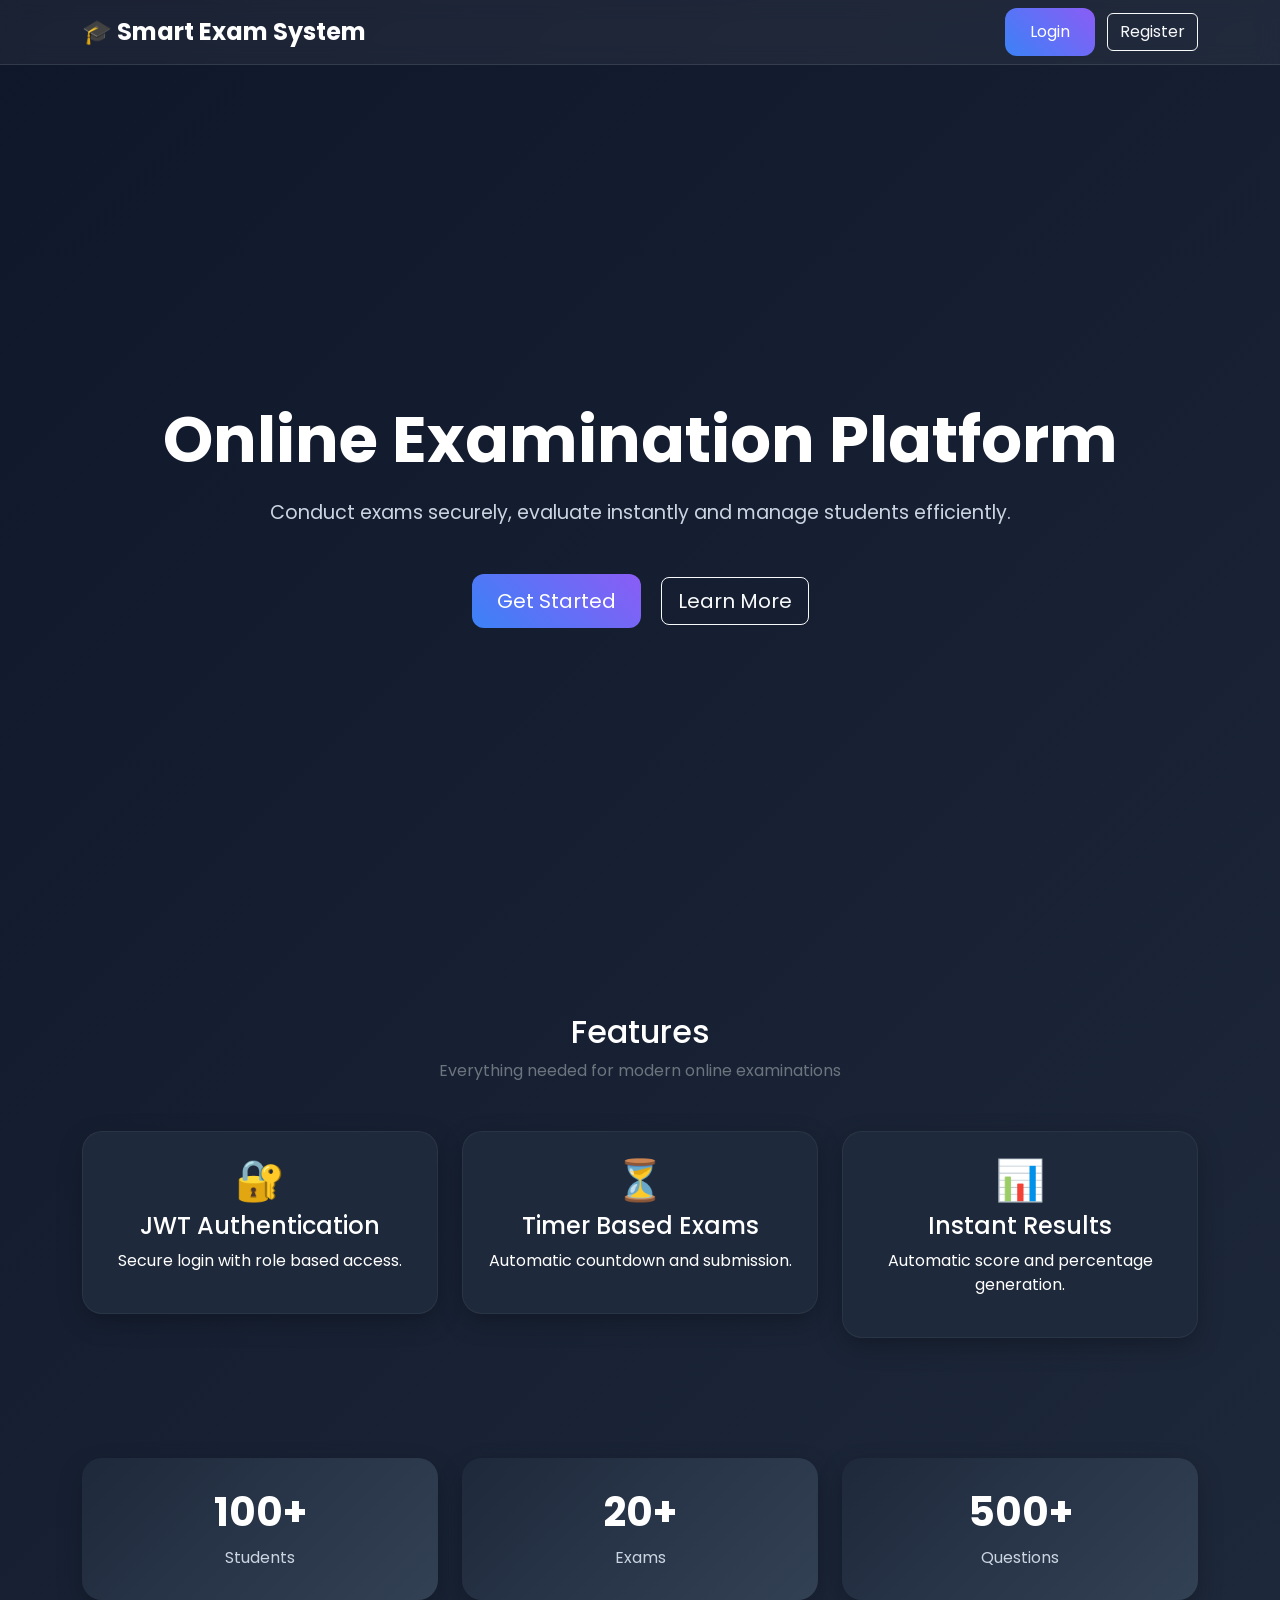
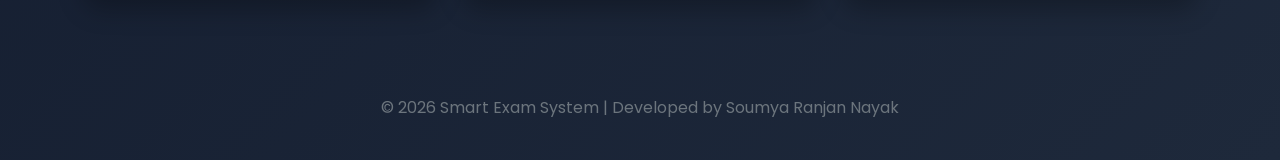
<file: SmartExamSystem/wwwroot/index.html>
﻿<!DOCTYPE html>

<html lang="en">
<head>

    <meta charset="UTF-8">
    <meta name="viewport" content="width=device-width, initial-scale=1.0">

    <title>Smart Exam System</title>

    <link href="https://cdn.jsdelivr.net/npm/bootstrap@5.3.3/dist/css/bootstrap.min.css" rel="stylesheet">

    <link rel="stylesheet" href="https://cdn.jsdelivr.net/npm/bootstrap-icons@1.11.3/font/bootstrap-icons.min.css">

    <link rel="stylesheet" href="css/style.css">

</head>

<body>

    <nav class="navbar navbar-expand-lg navbar-dark">

        <div class="container">

            <a class="navbar-brand" href="#">
                🎓 Smart Exam System
            </a>

            <div>
                <a href="login.html" class="btn btn-primary me-2">
                    Login
                </a>

                <a href="register.html" class="btn btn-outline-light">
                    Register
                </a>
            </div>

        </div>

    </nav>

    <section class="hero">

        <h1>
            Online Examination Platform
        </h1>

        <p>
            Conduct exams securely, evaluate instantly and manage students efficiently.
        </p>

        <div class="mt-3">

            <a href="login.html" class="btn btn-primary btn-lg me-3">
                Get Started
            </a>

            <a href="#features" class="btn btn-outline-light btn-lg">
                Learn More
            </a>

        </div>

    </section>

    <section id="features" class="container py-5">

        <div class="text-center mb-5">

            <h2>Features</h2>

            <p class="text-secondary">
                Everything needed for modern online examinations
            </p>

        </div>

        <div class="row">

            <div class="col-md-4 mb-4">

                <div class="card-custom p-4 text-center">

                    <h1>🔐</h1>

                    <h4>JWT Authentication</h4>

                    <p>
                        Secure login with role based access.
                    </p>

                </div>

            </div>

            <div class="col-md-4 mb-4">

                <div class="card-custom p-4 text-center">

                    <h1>⏳</h1>

                    <h4>Timer Based Exams</h4>

                    <p>
                        Automatic countdown and submission.
                    </p>

                </div>

            </div>

            <div class="col-md-4 mb-4">

                <div class="card-custom p-4 text-center">

                    <h1>📊</h1>

                    <h4>Instant Results</h4>

                    <p>
                        Automatic score and percentage generation.
                    </p>

                </div>

            </div>

        </div>

    </section>

    <section class="container py-5">

        <div class="row">

            <div class="col-md-4 mb-4">

                <div class="stats-card">

                    <h2>100+</h2>

                    <p>Students</p>

                </div>

            </div>

            <div class="col-md-4 mb-4">

                <div class="stats-card">

                    <h2>20+</h2>

                    <p>Exams</p>

                </div>

            </div>

            <div class="col-md-4 mb-4">

                <div class="stats-card">

                    <h2>500+</h2>

                    <p>Questions</p>

                </div>

            </div>

        </div>

    </section>

    <footer class="text-center py-4">

        <p class="text-secondary">
            © 2026 Smart Exam System | Developed by Soumya Ranjan Nayak
        </p>

    </footer>

</body>

</html>
</file>
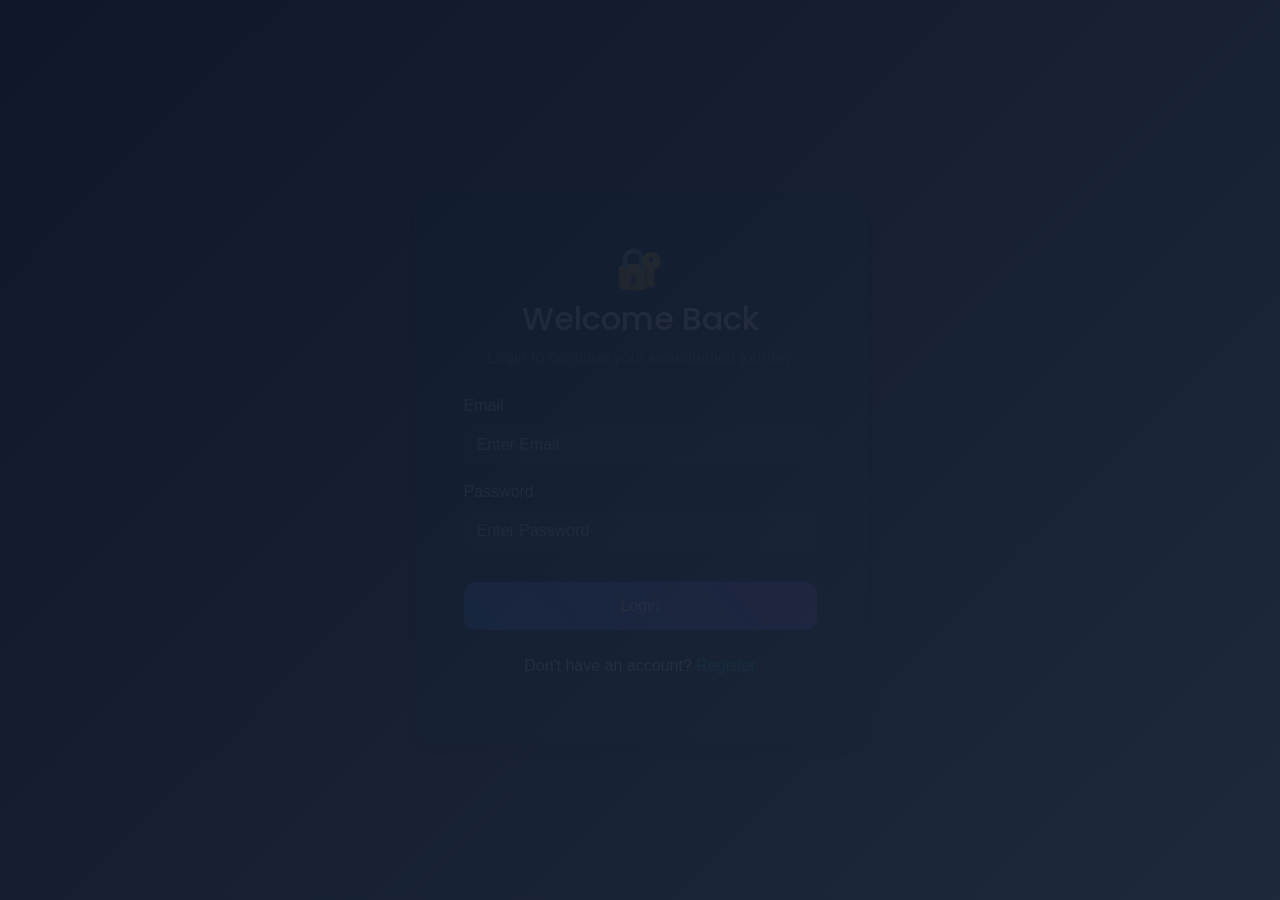
<file: SmartExamSystem/wwwroot/admin-dashboard.html>
﻿<!DOCTYPE html>

<html lang="en">
<head>

    <meta charset="UTF-8">
    <meta name="viewport" content="width=device-width, initial-scale=1.0">

    <title>Admin Dashboard</title>

    <link href="https://cdn.jsdelivr.net/npm/bootstrap@5.3.3/dist/css/bootstrap.min.css" rel="stylesheet">

    <link rel="stylesheet" href="https://cdn.jsdelivr.net/npm/bootstrap-icons@1.11.3/font/bootstrap-icons.min.css">

    <link rel="stylesheet" href="css/style.css">


</head>

<body>

    <div class="container-fluid">

        <div class="row">

            <!-- SIDEBAR -->
            <div class="col-md-2 sidebar">

                <h3 class="mb-4 text-center">
                    ⚙️ Admin Panel
                </h3>

                <a href="#" onclick="showSection('dashboard')">
                    📊 Dashboard
                </a>

                <a href="#" onclick="showSection('exam')">
                    📝 Create Exam
                </a>

                <a href="#" onclick="showSection('question')">
                    ❓ Add Question
                </a>

                <a href="#" onclick="showSection('import')">
                    📂 Import Excel
                </a>

                <a href="admin-questions.html">
                    📋 View Questions
                </a>

                <a href="admin-results.html">
                    📈 View Results
                </a>

                <a href="#" onclick="logout()">
                    🚪 Logout
                </a>

            </div>

            <!-- MAIN CONTENT -->
            <div class="col-md-10 admin-content">

                <!-- MAIN CONTENT -->

                <div class="col-md-10 admin-content">

                    <!-- DASHBOARD -->

                    <div id="dashboard" class="hidden-section" style="display:block;">

                        <h2 class="mb-4">
                            📊 Dashboard Overview
                        </h2>

                        <div class="row">

                            <div class="col-md-4 mb-4">

                                <div class="stats-card">

                                    <h2 id="examCount">0</h2>

                                    <p>Total Exams</p>

                                </div>

                            </div>

                            <div class="col-md-4 mb-4">

                                <div class="stats-card">

                                    <h2 id="questionCount">0</h2>

                                    <p>Questions</p>

                                </div>

                            </div>

                            <div class="col-md-4 mb-4">

                                <div class="stats-card">

                                    <h2>🎓</h2>

                                    <p>Students</p>

                                </div>

                            </div>

                        </div>

                        <div class="card-custom p-4">

                            <h3 class="mb-4">
                                📚 Available Exams
                            </h3>

                            <div id="examList">

                                <!-- Loaded from API -->

                            </div>

                        </div>

                    </div>

                    <!-- CREATE EXAM -->

                    <div id="exam" class="hidden-section">

                        <div class="card-custom p-4">

                            <h2 class="mb-4">
                                📝 Create New Exam
                            </h2>

                            <input id="title"
                                   class="form-control mb-3"
                                   placeholder="Exam Title">

                            <input id="description"
                                   class="form-control mb-3"
                                   placeholder="Exam Description">

                            <input id="duration"
                                   type="number"
                                   class="form-control mb-3"
                                   placeholder="Duration In Minutes">

                            <button class="btn btn-primary"
                                    onclick="createExam()">

                                Create Exam

                            </button>

                        </div>

                    </div>

                    <!-- ADD QUESTION -->

                    <div id="question" class="hidden-section">

                        <div class="card-custom p-4">

                            <h2 class="mb-4">
                                ❓ Add Question
                            </h2>

                            <input id="questionText"
                                   class="form-control mb-3"
                                   placeholder="Question Text">

                            <input id="optionA"
                                   class="form-control mb-3"
                                   placeholder="Option A">

                            <input id="optionB"
                                   class="form-control mb-3"
                                   placeholder="Option B">

                            <input id="optionC"
                                   class="form-control mb-3"
                                   placeholder="Option C">

                            <input id="optionD"
                                   class="form-control mb-3"
                                   placeholder="Option D">

                            <input id="correctAnswer"
                                   class="form-control mb-3"
                                   placeholder="Correct Answer">

                            <input id="examId"
                                   type="number"
                                   class="form-control mb-3"
                                   placeholder="Exam ID">

                            <button class="btn btn-success"
                                    onclick="addQuestion()">

                                Add Question

                            </button>

                        </div>

                    </div>

                    <!-- IMPORT EXCEL -->

                    <div id="import" class="hidden-section">

                        <div class="card-custom p-4">

                            <h2 class="mb-4">
                                📂 Import Questions From Excel
                            </h2>

                            <p class="text-secondary">
                                Upload an Excel file containing multiple questions.
                            </p>

                            <input type="file"
                                   id="excelFile"
                                   accept=".xlsx,.xls"
                                   class="form-control mb-3">

                            <button class="btn btn-success"
                                    onclick="uploadExcel()">

                                📤 Import Questions

                            </button>

                            <hr>

                            <h5>Excel Format</h5>

                            <table class="table table-bordered">

                                <thead>

                                    <tr>
                                        <th>ExamTitle</th>
                                        <th>QuestionText</th>
                                        <th>OptionA</th>
                                        <th>OptionB</th>
                                        <th>OptionC</th>
                                        <th>OptionD</th>
                                        <th>CorrectAnswer</th>
                                    </tr>

                                </thead>

                            </table>

                        </div>

                    </div>
                </div>

            </div>

        </div>

    <script src="js/admin.js"></script>

</body>

</html>
</file>
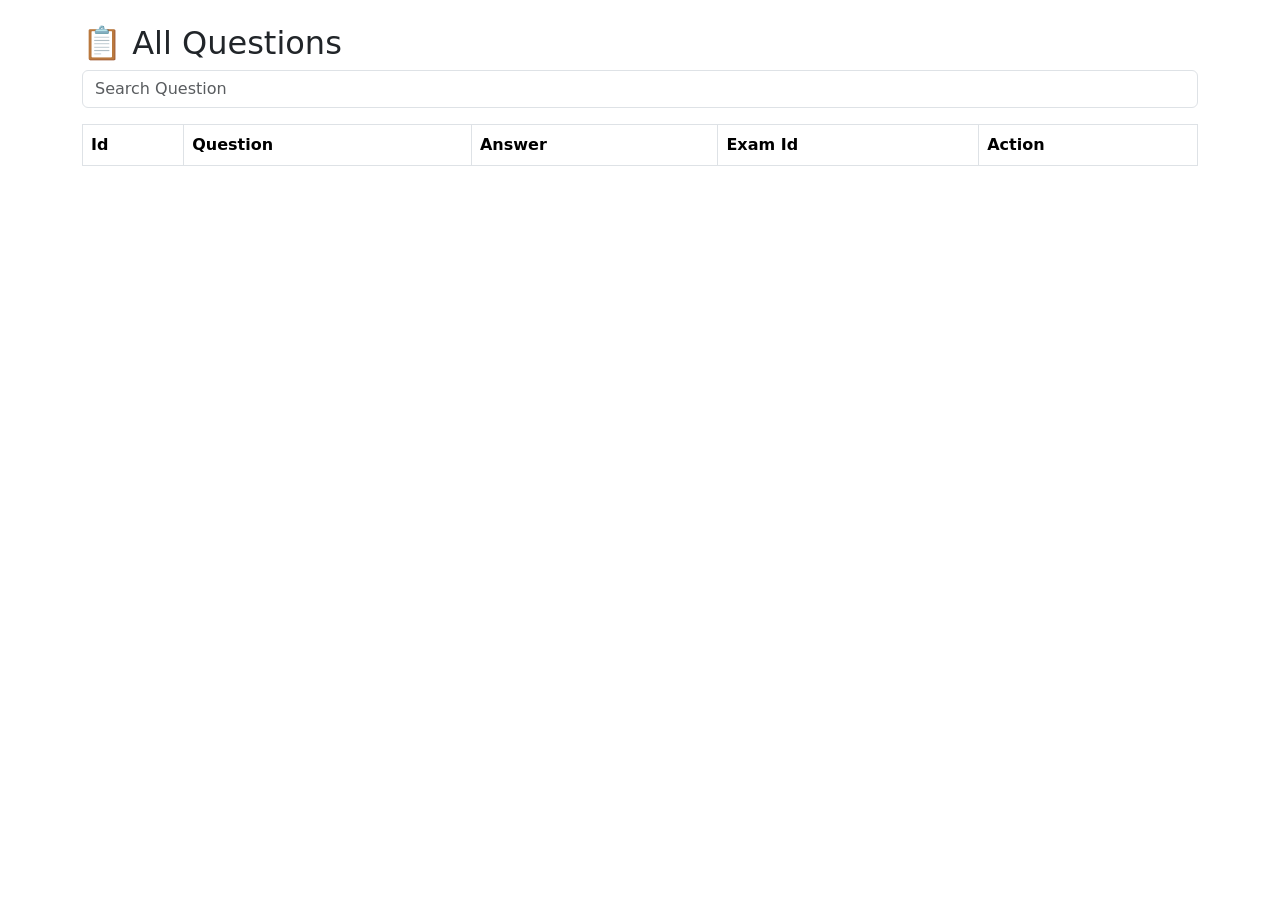
<file: SmartExamSystem/wwwroot/admin-questions.html>
﻿<!DOCTYPE html>
<html>
<head>
    <title>View Questions</title>

    <link href="https://cdn.jsdelivr.net/npm/bootstrap@5.3.3/dist/css/bootstrap.min.css" rel="stylesheet">
</head>
<body class="container mt-4">

    <h2>📋 All Questions</h2>

    <input type="text"
           id="searchBox"
           class="form-control mb-3"
           placeholder="Search Question">

    <table class="table table-bordered table-striped">

        <thead>
            <tr>
                <th>Id</th>
                <th>Question</th>
                <th>Answer</th>
                <th>Exam Id</th>
                <th>Action</th>
            </tr>
        </thead>

        <tbody id="questionTable">
        </tbody>

    </table>

    <script src="js/admin-questions.js"></script>

</body>
</html>
</file>
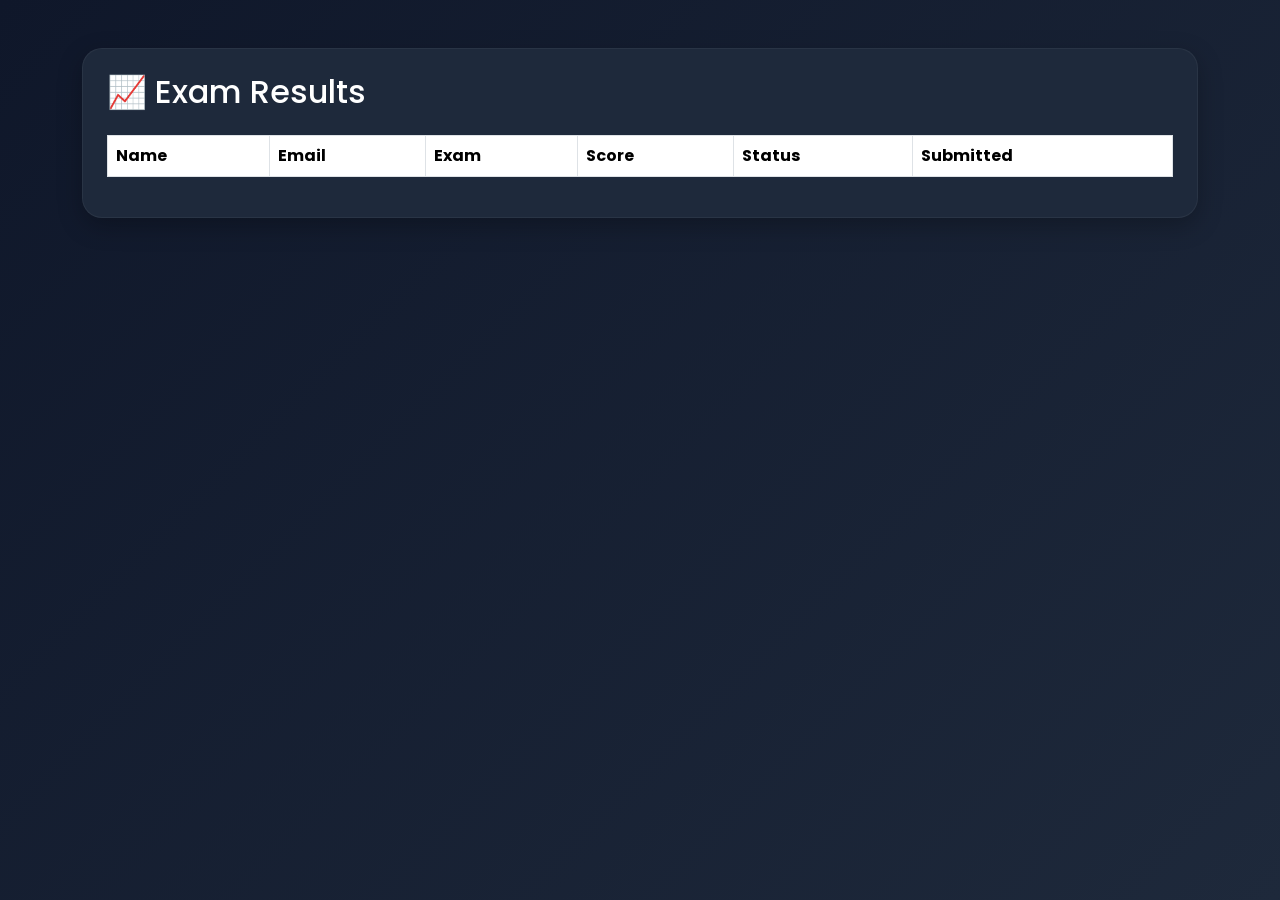
<file: SmartExamSystem/wwwroot/admin-results.html>
﻿<!DOCTYPE html>
<html lang="en">
<head>

    <meta charset="UTF-8">
    <meta name="viewport" content="width=device-width, initial-scale=1.0">

    <title>Admin Results</title>

    <link href="https://cdn.jsdelivr.net/npm/bootstrap@5.3.3/dist/css/bootstrap.min.css"
          rel="stylesheet">

    <link rel="stylesheet" href="css/style.css">

</head>

<body>

    <div class="container py-5">

        <div class="card-custom p-4">

            <h2 class="mb-4">
                📈 Exam Results
            </h2>

            <table class="table table-bordered table-hover">

                <thead>

                    <tr>
                        <th>Name</th>
                        <th>Email</th>
                        <th>Exam</th>
                        <th>Score</th>
                        <th>Status</th>
                        <th>Submitted</th>
                    </tr>

                </thead>

                <tbody id="resultsTable">
                </tbody>

            </table>

        </div>

    </div>

    <script src="js/admin-results.js"></script>

</body>
</html>
</file>
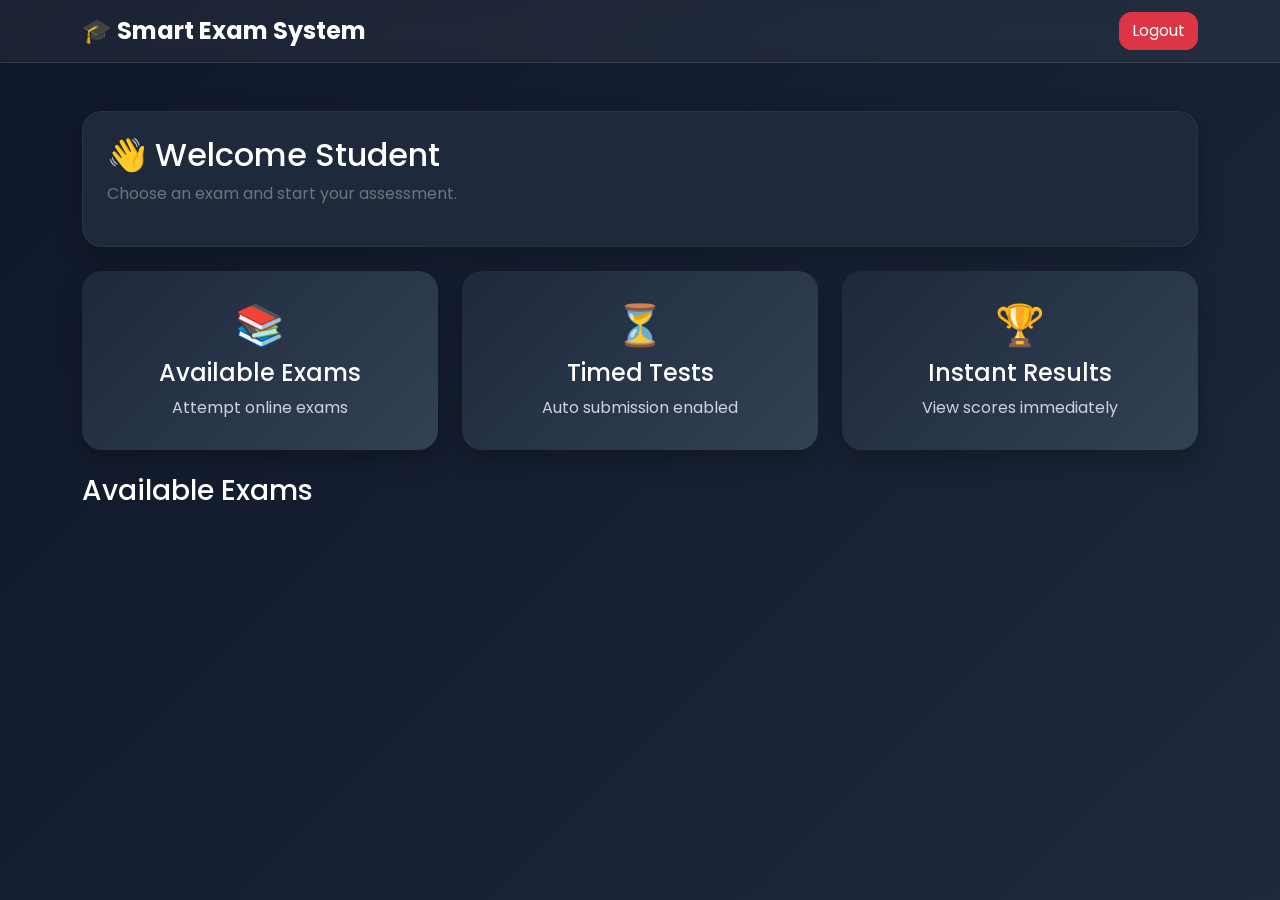
<file: SmartExamSystem/wwwroot/dashboard.html>
﻿<!DOCTYPE html>

<html lang="en">
<head>

    <meta charset="UTF-8">
    <meta name="viewport" content="width=device-width, initial-scale=1.0">

    <title>Student Dashboard</title>

    <link href="https://cdn.jsdelivr.net/npm/bootstrap@5.3.3/dist/css/bootstrap.min.css" rel="stylesheet">

    <link rel="stylesheet" href="https://cdn.jsdelivr.net/npm/bootstrap-icons@1.11.3/font/bootstrap-icons.min.css">

    <link rel="stylesheet" href="css/style.css">

</head>

<body onload="loadExams()">

    <nav class="navbar navbar-expand-lg navbar-dark">

        <div class="container">

            <a class="navbar-brand">
                🎓 Smart Exam System
            </a>

            <button class="btn btn-danger" onclick="logout()">
                Logout
            </button>

        </div>

    </nav>

    <div class="container mt-5">

        <div class="card-custom p-4 mb-4">

            <h2>
                👋 Welcome Student
            </h2>

            <p class="text-secondary">
                Choose an exam and start your assessment.
            </p>

        </div>

        <div class="row mb-4">

            <div class="col-md-4">

                <div class="stats-card">

                    <h2>📚</h2>

                    <h4>Available Exams</h4>

                    <p>Attempt online exams</p>

                </div>

            </div>

            <div class="col-md-4">

                <div class="stats-card">

                    <h2>⏳</h2>

                    <h4>Timed Tests</h4>

                    <p>Auto submission enabled</p>

                </div>

            </div>

            <div class="col-md-4">

                <div class="stats-card">

                    <h2>🏆</h2>

                    <h4>Instant Results</h4>

                    <p>View scores immediately</p>

                </div>

            </div>

        </div>

        <h3 class="mb-4">
            Available Exams
        </h3>

        <div id="examList">

            <!-- Exams loaded from API -->

        </div>

    </div>

    <script src="js/api.js"></script>

</body>

</html>
</file>
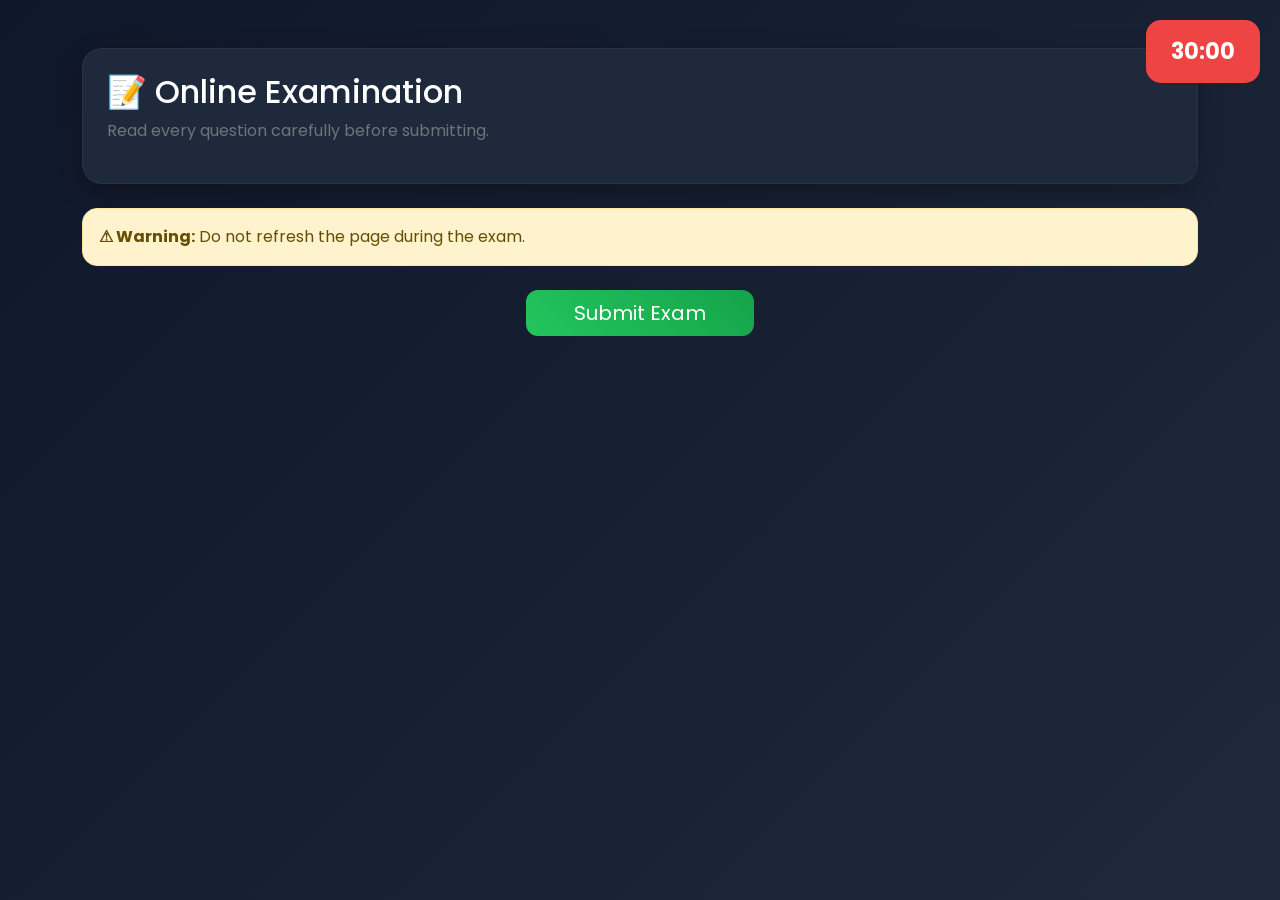
<file: SmartExamSystem/wwwroot/exam.html>
﻿<!DOCTYPE html>

<html lang="en">
<head>

    <meta charset="UTF-8">
    <meta name="viewport" content="width=device-width, initial-scale=1.0">

    <title>Exam Portal</title>

    <link href="https://cdn.jsdelivr.net/npm/bootstrap@5.3.3/dist/css/bootstrap.min.css" rel="stylesheet">

    <link rel="stylesheet" href="https://cdn.jsdelivr.net/npm/bootstrap-icons@1.11.3/font/bootstrap-icons.min.css">

    <link rel="stylesheet" href="css/style.css">

</head>

<body onload="loadQuestions(); startTimer();">

    <div class="timer" id="timer">
        30:00
    </div>

    <div class="container py-5">

        <div class="card-custom p-4 mb-4">

            <h2>
                📝 Online Examination
            </h2>

            <p class="text-secondary">
                Read every question carefully before submitting.
            </p>

        </div>

        <div class="alert alert-warning">

            <strong>⚠ Warning:</strong>
            Do not refresh the page during the exam.

        </div>

        <div id="questions">

            <!-- Questions loaded from API -->

        </div>

        <div class="text-center mt-4">

            <button class="btn btn-success btn-lg px-5"
                    onclick="submitExam()">

                Submit Exam

            </button>

        </div>

    </div>

    <script src="js/api.js"></script>

</body>

</html>
</file>
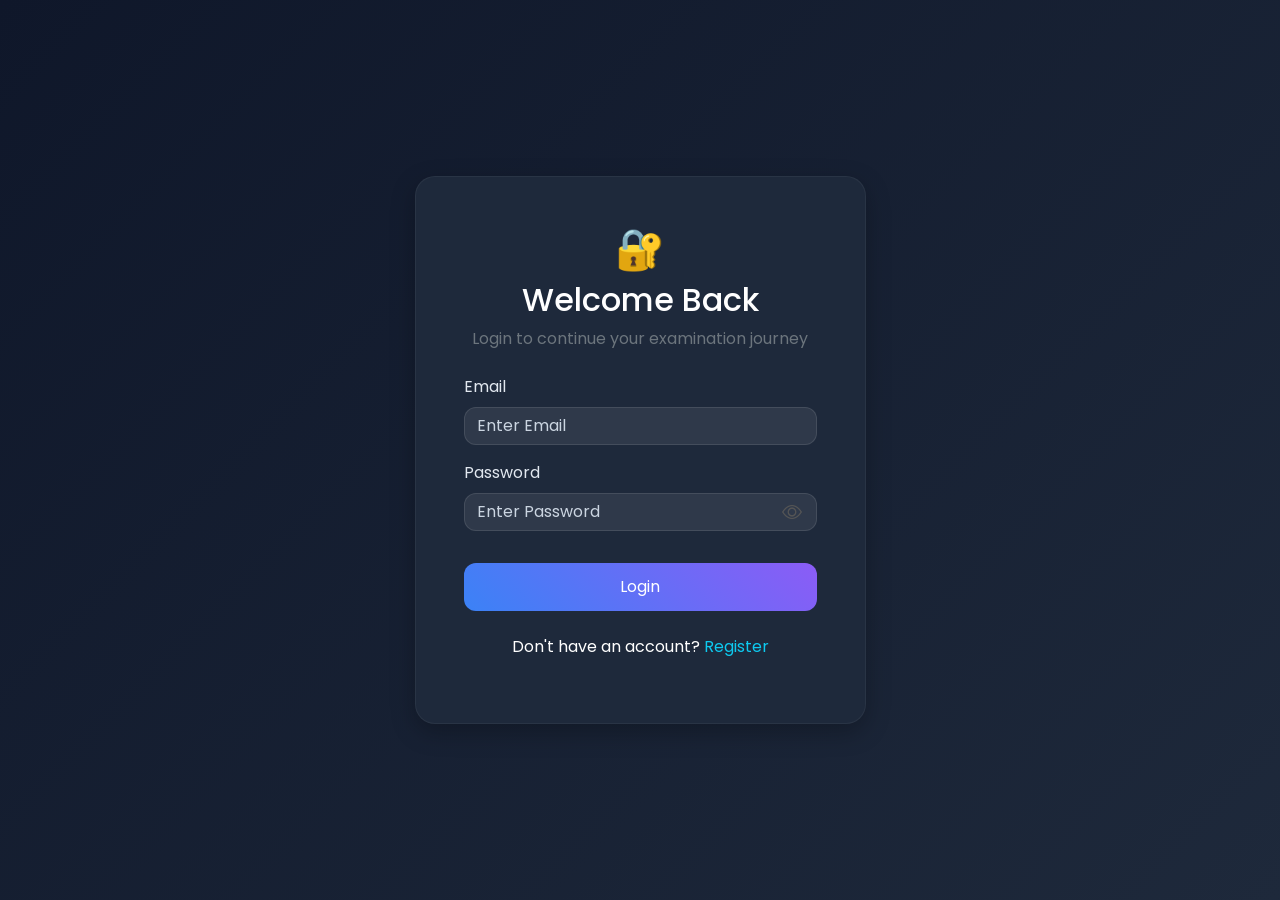
<file: SmartExamSystem/wwwroot/login.html>
﻿<!DOCTYPE html>

<html lang="en">
<head>

    <meta charset="UTF-8">
    <meta name="viewport" content="width=device-width, initial-scale=1.0">

    <title>Login</title>

    <link href="https://cdn.jsdelivr.net/npm/bootstrap@5.3.3/dist/css/bootstrap.min.css" rel="stylesheet">

    <link rel="stylesheet" href="https://cdn.jsdelivr.net/npm/bootstrap-icons@1.11.3/font/bootstrap-icons.min.css">

    <link rel="stylesheet" href="css/style.css">

</head>

<body>

    <div class="container">

        <div class="row justify-content-center align-items-center vh-100">

            <div class="col-md-5">

                <div class="card-custom p-5">

                    <div class="text-center mb-4">

                        <h1>🔐</h1>

                        <h2>Welcome Back</h2>

                        <p class="text-secondary">
                            Login to continue your examination journey
                        </p>

                    </div>

                    <div class="mb-3">

                        <label>Email</label>

                        <input type="email"
                               id="email"
                               class="form-control"
                               placeholder="Enter Email">

                    </div>

                    <div class="mb-3">
                        <label>Password</label>

                        <div style="position:relative;">

                            <input type="password"
                                   id="password"
                                   class="form-control"
                                   placeholder="Enter Password">

                            <i id="eyeIconRegister"
                               class="bi bi-eye"
                               onclick="togglePassword('password','eyeIconRegister')"
                               style="
                position:absolute;
                right:15px;
                top:50%;
                transform:translateY(-50%);
                cursor:pointer;
                color:#555;
                font-size:20px;">
                            </i>

                        </div>
                    </div>

                    <button class="btn btn-primary w-100 mt-3"
                            onclick="login()">

                        Login

                    </button>

                    <div class="text-center mt-4">

                        <p>
                            Don't have an account?
                            <a href="register.html" class="text-info">
                                Register
                            </a>
                        </p>

                    </div>

                </div>

            </div>

        </div>

    </div>

    <script src="js/api.js"></script>

</body>

</html>
</file>
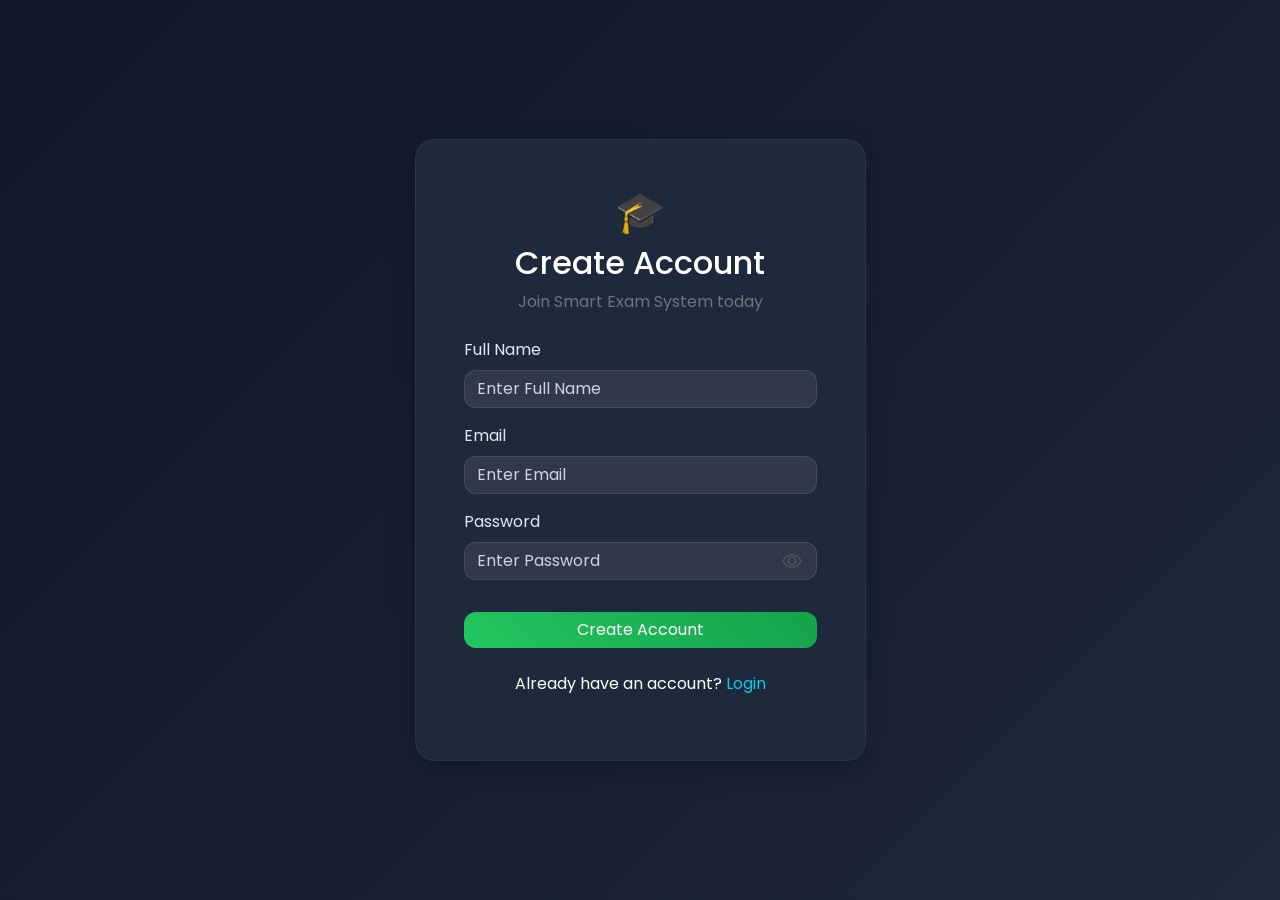
<file: SmartExamSystem/wwwroot/register.html>
﻿<!DOCTYPE html>

<html lang="en">
<head>

    <meta charset="UTF-8">
    <meta name="viewport" content="width=device-width, initial-scale=1.0">

    <title>Register</title>

    <link href="https://cdn.jsdelivr.net/npm/bootstrap@5.3.3/dist/css/bootstrap.min.css" rel="stylesheet">

    <link rel="stylesheet" href="https://cdn.jsdelivr.net/npm/bootstrap-icons@1.11.3/font/bootstrap-icons.min.css">

    <link rel="stylesheet" href="css/style.css">

</head>


<body>

    <div class="container">

        <div class="row justify-content-center align-items-center vh-100">

            <div class="col-md-5">

                <div class="card-custom p-5">

                    <div class="text-center mb-4">

                        <h1>🎓</h1>

                        <h2>Create Account</h2>

                        <p class="text-secondary">
                            Join Smart Exam System today
                        </p>

                    </div>

                    <div class="mb-3">

                        <label>Full Name</label>

                        <input type="text"
                               id="name"
                               class="form-control"
                               placeholder="Enter Full Name">

                    </div>

                    <div class="mb-3">

                        <label>Email</label>

                        <input type="email"
                               id="email"
                               class="form-control"
                               placeholder="Enter Email">

                    </div>

                    <div class="mb-3">
                        <label>Password</label>

                        <div style="position:relative;">

                            <input type="password"
                                   id="password"
                                   class="form-control"
                                   placeholder="Enter Password">

                            <i id="eyeIconRegister"
                               class="bi bi-eye"
                               onclick="togglePassword('password','eyeIconRegister')"
                               style="
                position:absolute;
                right:15px;
                top:50%;
                transform:translateY(-50%);
                cursor:pointer;
                color:#555;
                font-size:20px;">
                            </i>

                        </div>
                    </div>
                    <input type="hidden"
                           id="role"
                           value="Student">

                    <button class="btn btn-success w-100 mt-3"
                            onclick="register()">

                        Create Account

                    </button>

                    <div class="text-center mt-4">

                        <p>
                            Already have an account?
                            <a href="login.html" class="text-info">
                                Login
                            </a>
                        </p>

                    </div>

                </div>

            </div>

        </div>

    </div>

    <script src="js/api.js"></script>

</body>

</html>
</file>
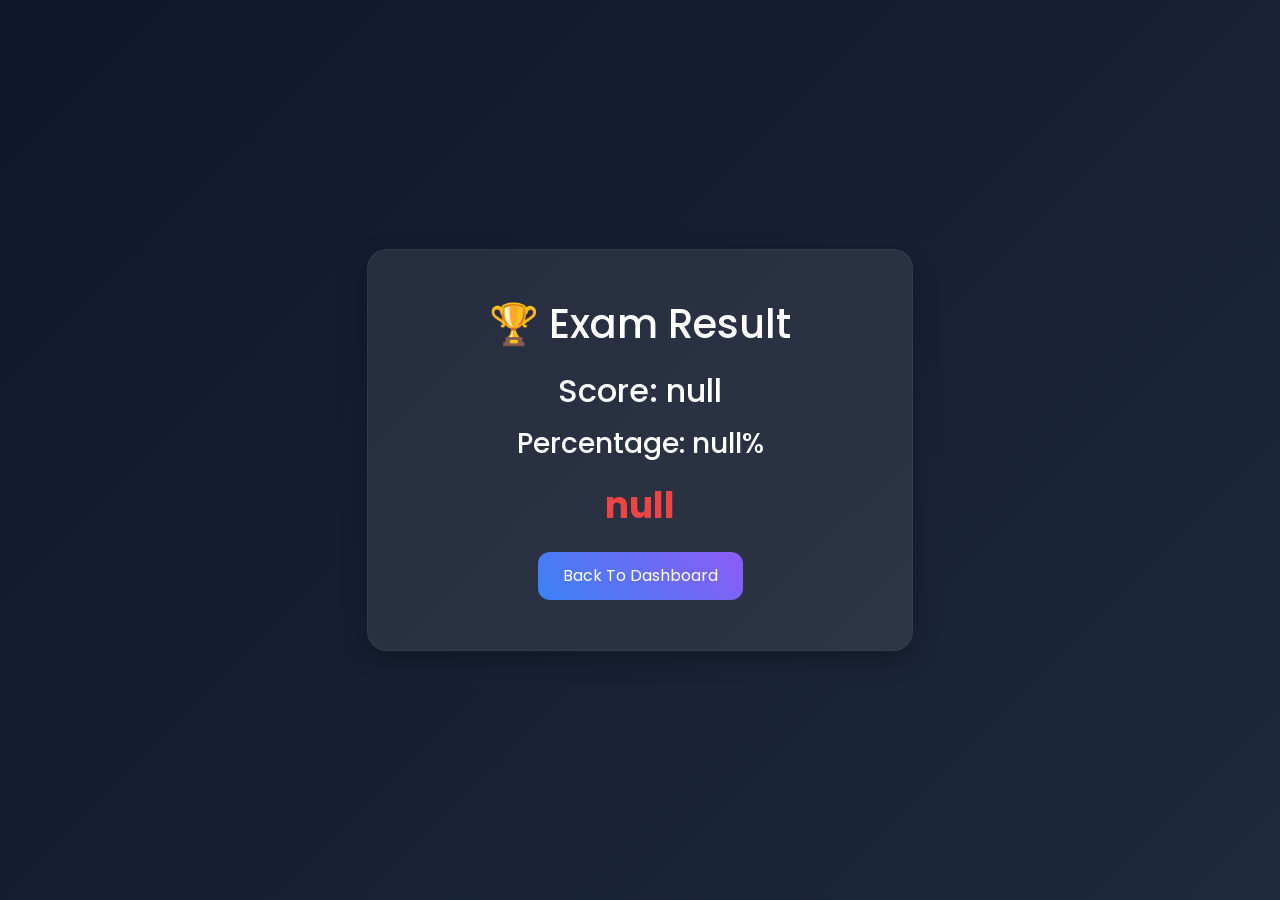
<file: SmartExamSystem/wwwroot/result.html>
﻿<!DOCTYPE html>

<html lang="en">
<head>

    <meta charset="UTF-8">
    <meta name="viewport" content="width=device-width, initial-scale=1.0">

    <title>Exam Result</title>

    <link href="https://cdn.jsdelivr.net/npm/bootstrap@5.3.3/dist/css/bootstrap.min.css" rel="stylesheet">

    <link rel="stylesheet" href="css/style.css">

</head>

<body onload="loadResult()">

    <div class="container">

        <div class="row justify-content-center align-items-center vh-100">

            <div class="col-md-6">

                <div class="result-box card-custom">

                    <h1 class="mb-4">
                        🏆 Exam Result
                    </h1>

                    <div id="resultContainer">

                        <!-- Loaded from API -->

                    </div>

                    <div class="mt-4">

                        <a href="dashboard.html"
                           class="btn btn-primary">

                            Back To Dashboard

                        </a>

                    </div>

                </div>

            </div>

        </div>

    </div>

    <script src="js/api.js"></script>

</body>

</html>
</file>
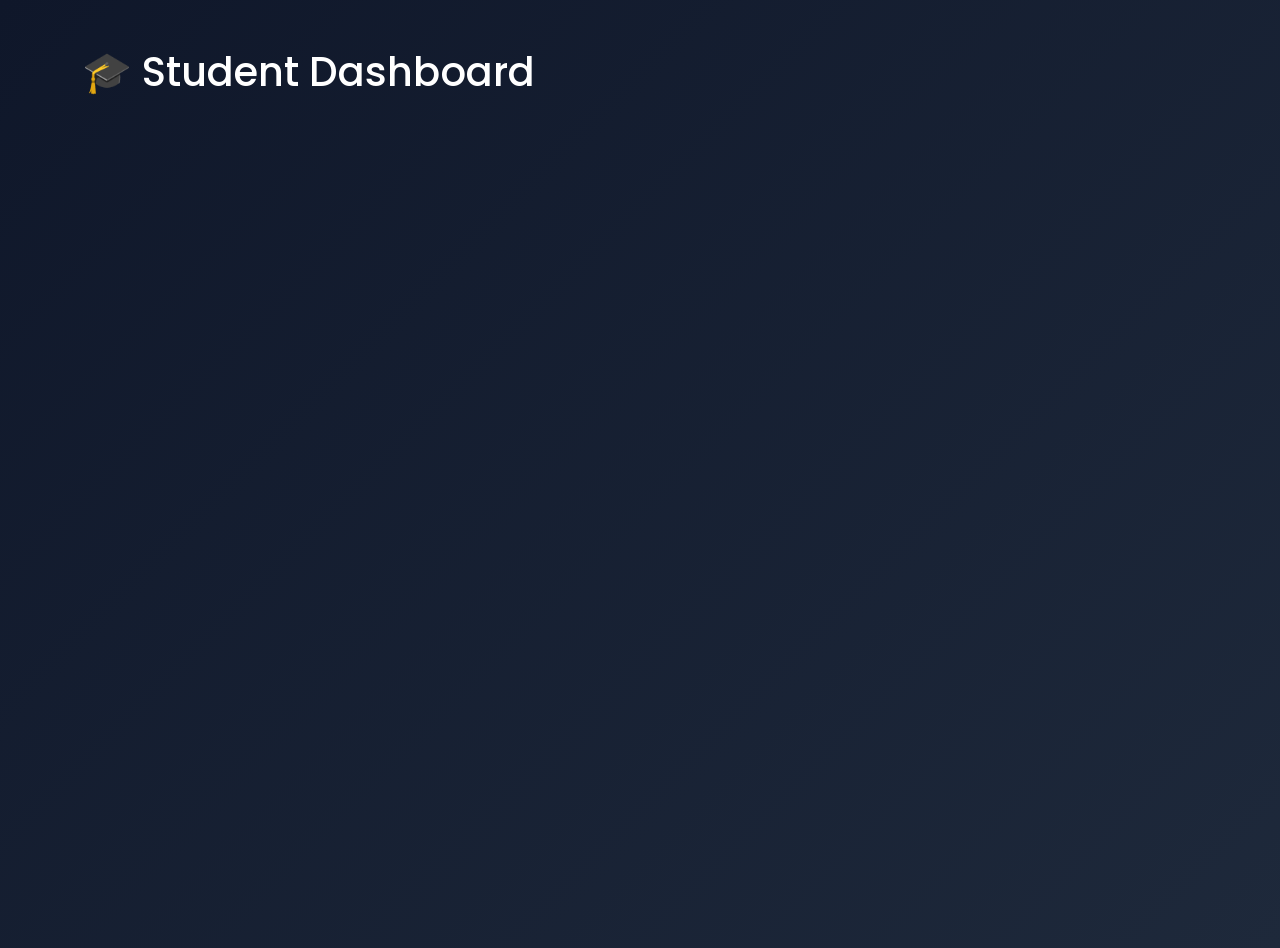
<file: SmartExamSystem/wwwroot/student-dashboard.html>
﻿<!DOCTYPE html>
<html>
<head>
    <title>Student Dashboard</title>

    <link href="https://cdn.jsdelivr.net/npm/bootstrap@5.3.3/dist/css/bootstrap.min.css"
          rel="stylesheet">

    <link rel="stylesheet" href="css/style.css">
</head>

<body>

    <div class="container mt-5">

        <h1 class="mb-4">🎓 Student Dashboard</h1>

        <div class="row" id="examList">

        </div>

    </div>

    <script src="js/student-dashboard.js"></script>

</body>
</html>
</file>
<file: SmartExamSystem/wwwroot/css/style.css>
﻿/* Google Font */
@import url('https://fonts.googleapis.com/css2?family=Poppins:wght@300;400;500;600;700&display=swap');

* {
    margin: 0;
    padding: 0;
    box-sizing: border-box;
    font-family: 'Poppins',sans-serif;
}

body {
    background: linear-gradient(135deg,#0f172a,#1e293b);
    color: white;
    min-height: 100vh;
}

/* Navbar */

.navbar {
    background: rgba(255,255,255,.05);
    backdrop-filter: blur(10px);
    border-bottom: 1px solid rgba(255,255,255,.1);
}

.navbar-brand {
    font-size: 24px;
    font-weight: 700;
    color: white !important;
}

/* Hero */

.hero {
    min-height: 100vh;
    display: flex;
    flex-direction: column;
    justify-content: center;
    align-items: center;
    text-align: center;
    padding: 20px;
}

    .hero h1 {
        font-size: 4rem;
        font-weight: 700;
        margin-bottom: 20px;
    }

    .hero p {
        font-size: 1.2rem;
        color: #cbd5e1;
        margin-bottom: 30px;
    }

/* Buttons */

.btn-primary {
    background: linear-gradient(45deg,#3b82f6,#8b5cf6);
    border: none;
    border-radius: 12px;
    padding: 12px 25px;
}

.btn-success {
    background: linear-gradient(45deg,#22c55e,#16a34a);
    border: none;
    border-radius: 12px;
}

.btn-danger {
    border-radius: 12px;
}

.btn:hover {
    transform: translateY(-2px);
    transition: .3s;
}

/* Glass Cards */

.card-custom {
    background: #1e293b;
    border-radius: 20px;
    padding: 25px;
    border: 1px solid rgba(255,255,255,.05);
    box-shadow: 0 8px 25px rgba(0,0,0,.25);
}

/* Inputs */

.form-control,
.form-select {
    background: rgba(255,255,255,.08);
    border: 1px solid rgba(255,255,255,.1);
    color: white;
    border-radius: 12px;
}

    .form-control:focus,
    .form-select:focus {
        background: rgba(255,255,255,.12);
        color: white;
        box-shadow: none;
        border-color: #3b82f6;
    }

    .form-control::placeholder {
        color: #cbd5e1;
    }

/* Dashboard Cards */

.stats-card {
    background: linear-gradient(135deg,#1e293b,#334155);
    border-radius: 20px;
    padding: 30px;
    text-align: center;
    color: white;
    box-shadow: 0 10px 25px rgba(0,0,0,.25);
    transition: all .3s ease;
}

    .stats-card:hover {
        transform: translateY(-8px);
    }

    .stats-card h2 {
        font-size: 40px;
        font-weight: 700;
        margin-bottom: 10px;
    }

    .stats-card p {
        color: #cbd5e1;
        margin: 0;
    }

/* Exam Cards */

.exam-card {
    background: rgba(255,255,255,.08);
    backdrop-filter: blur(15px);
    border-radius: 20px;
    padding: 20px;
    margin-bottom: 20px;
    transition: .3s;
}

    .exam-card:hover {
        transform: translateY(-5px);
    }

    .exam-card h3 {
        margin-bottom: 10px;
    }

/* Question Box */

.question-box {
    background: rgba(255,255,255,.08);
    border-radius: 20px;
    padding: 25px;
    margin-bottom: 20px;
}

    .question-box label {
        display: block;
        padding: 10px;
        margin-top: 10px;
        border-radius: 10px;
        background: rgba(255,255,255,.05);
    }

/* Timer */

.timer {
    position: fixed;
    top: 20px;
    right: 20px;
    background: #ef4444;
    padding: 15px 25px;
    border-radius: 15px;
    font-size: 22px;
    font-weight: bold;
    z-index: 999;
}

/* Result */

.result-box {
    background: rgba(255,255,255,.08);
    padding: 40px;
    border-radius: 20px;
    text-align: center;
}

.pass {
    color: #22c55e;
    font-size: 32px;
    font-weight: bold;
}

.fail {
    color: #ef4444;
    font-size: 32px;
    font-weight: bold;
}

/* Sidebar */

.sidebar {
    background: #0f172a;
    min-height: 100vh;
    padding: 25px;
    border-right: 1px solid rgba(255,255,255,.08);
}

    .sidebar h3 {
        color: #fff;
        font-weight: 700;
        margin-bottom: 30px;
    }

    .sidebar a {
        display: block;
        color: #cbd5e1;
        padding: 14px 16px;
        margin-bottom: 10px;
        border-radius: 12px;
        transition: all .3s ease;
        font-weight: 500;
    }

        .sidebar a:hover {
            background: #1e293b;
            color: white;
            transform: translateX(5px);
        }

/* Responsive */

@media(max-width:768px) {

    .hero h1 {
        font-size: 2.5rem;
    }

    .timer {
        font-size: 18px;
    }
}
.vh-100 {
    min-height: 100vh;
}

label {
    margin-bottom: 8px;
    display: block;
    color: #e2e8f0;
}

a {
    text-decoration: none;
}

.question-box {
    background: rgba(255,255,255,.08);
    backdrop-filter: blur(15px);
    border-radius: 20px;
    padding: 25px;
    margin-bottom: 20px;
    box-shadow: 0 8px 25px rgba(0,0,0,.2);
}

    .question-box h5,
    .question-box h3 {
        margin-bottom: 20px;
    }

    .question-box label {
        display: block;
        padding: 12px 15px;
        margin-bottom: 10px;
        border-radius: 12px;
        background: rgba(255,255,255,.05);
        cursor: pointer;
        transition: .3s;
    }

        .question-box label:hover {
            background: rgba(59,130,246,.2);
        }

    .question-box input[type="radio"] {
        margin-right: 10px;
    }

.alert-warning {
    border-radius: 15px;
}
.result-box {
    padding: 50px;
    text-align: center;
}

.pass {
    color: #22c55e;
    font-size: 36px;
    font-weight: bold;
}

.fail {
    color: #ef4444;
    font-size: 36px;
    font-weight: bold;
}


.stats-card {
    transition: all .4s ease;
}

    .stats-card:hover {
        transform: translateY(-10px) scale(1.03);
    }

.exam-card {
    transition: all .4s ease;
}

    .exam-card:hover {
        transform: translateY(-8px);
    }

.btn {
    transition: all .3s ease;
}

    .btn:hover {
        transform: translateY(-2px);
    }

.card-custom {
    animation: fadeIn .7s ease;
}

@keyframes fadeIn {

    from {
        opacity: 0;
        transform: translateY(20px);
    }

    to {
        opacity: 1;
        transform: translateY(0);
    }
}
.table {
    color: white;
}

    .table thead {
        background: #334155;
    }

    .table tbody tr:hover {
        background: rgba(255,255,255,.05);
    }

.input-group .btn {
    border-radius: 0 12px 12px 0;
}

.input-group .form-control {
    border-radius: 12px 0 0 12px;
}
</file>
